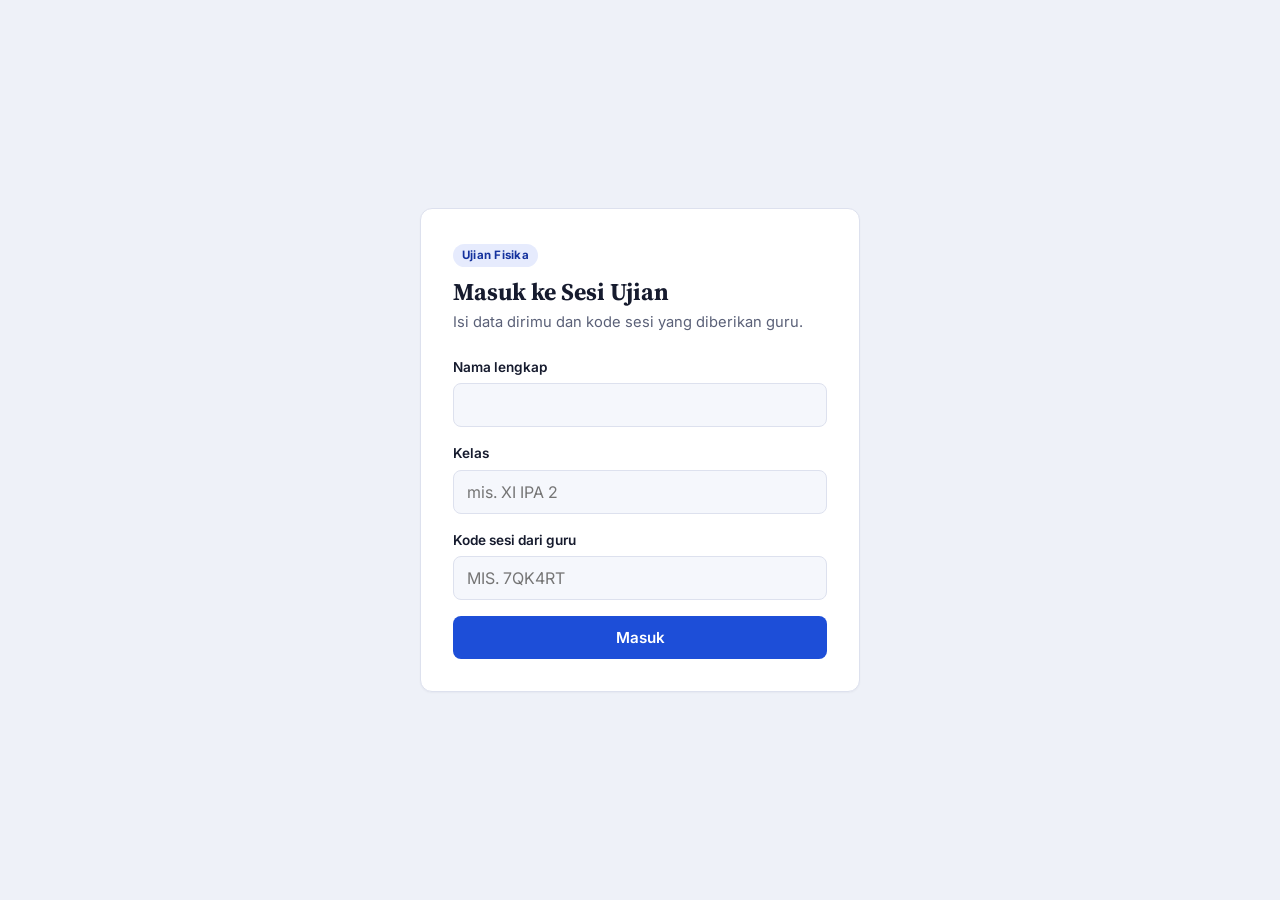
<file: index.html>
<!DOCTYPE html>
<html lang="id">
<head>
<meta charset="UTF-8" />
<meta name="viewport" content="width=device-width, initial-scale=1, maximum-scale=1, user-scalable=no" />
<title>Ulangan Fisika — Masuk Ujian</title>
<link rel="preconnect" href="https://fonts.googleapis.com" />
<link href="https://fonts.googleapis.com/css2?family=Inter:wght@400;500;600;700;800&family=Source+Serif+4:opsz,wght@8..60,400;8..60,600;8..60,700&display=swap" rel="stylesheet" />
<link rel="stylesheet" href="css/style.css" />
</head>
<body>

<!-- ============ 1. LOGIN ============ -->
<section class="screen" id="screen-login">
  <div class="card">
    <span class="badge">Ujian Fisika</span>
    <h1 style="margin-top:10px;">Masuk ke Sesi Ujian</h1>
    <p class="subtitle">Isi data dirimu dan kode sesi yang diberikan guru.</p>

    <div class="error-box" id="login-error" hidden></div>

    <form id="login-form">
      <div class="field">
        <label for="in-name">Nama lengkap</label>
        <input type="text" id="in-name" autocomplete="name" required />
      </div>
      <div class="field">
        <label for="in-class">Kelas</label>
        <input type="text" id="in-class" placeholder="mis. XI IPA 2" required />
      </div>
      <div class="field">
        <label for="in-code">Kode sesi dari guru</label>
        <input type="text" id="in-code" placeholder="mis. 7QK4RT" style="text-transform:uppercase;" required />
      </div>
      <button type="submit" class="btn btn-primary" id="login-submit">Masuk</button>
    </form>
  </div>
</section>

<!-- ============ 2. RULES / START ============ -->
<section class="screen" id="screen-rules" hidden>
  <div class="card">
    <span class="badge badge--warn">Sebelum mulai</span>
    <h1 style="margin-top:10px;">Aturan Ujian</h1>
    <p class="subtitle" id="rules-attempt-info">Bacalah sebelum menekan tombol mulai.</p>

    <ul class="rules-list">
      <li><span class="dot"></span>Ujian akan dibuka dalam mode layar penuh. Jangan keluar dari mode ini sampai selesai.</li>
      <li><span class="dot"></span>Jangan berpindah tab, aplikasi lain (termasuk Alt+Tab), atau meminimalkan jendela.</li>
      <li><span class="dot"></span><strong>Meninggalkan tampilan ujian (keluar layar penuh ATAU pindah tab/aplikasi) diperbolehkan maksimal 1 kali sebagai peringatan.</strong> Kejadian ke-2 langsung menghentikan ujianmu dan mengunci aksesmu — gurumu harus membuka kembali secara manual sebelum kamu bisa mencoba lagi.</li>
      <li><span class="dot"></span>Klik kanan, menyalin teks, dan sebagian pintasan keyboard dinonaktifkan.</li>
      <li><span class="dot"></span>Semua pelanggaran di atas tercatat dan terlihat oleh gurumu secara langsung.</li>
      <li><span class="dot"></span>Ujian terdiri dari 12 soal pilihan ganda dengan batas waktu.</li>
    </ul>

    <button type="button" class="btn btn-primary" id="start-exam-btn">Mulai Ujian (Layar Penuh)</button>

    <div class="disclosure">
      Catatan jujur: Alt+Tab / berpindah aplikasi adalah pintasan level sistem operasi — tidak ada halaman web yang bisa benar-benar mencegahnya, dan tombol Esc selalu bisa keluar dari layar penuh (dikontrol browser, bukan situs ini). Yang dilakukan sistem ini adalah mendeteksi begitu itu terjadi dan menindaklanjuti dengan tegas (peringatan lalu penguncian akses), bukan mencegahnya terjadi sama sekali. Begitu juga, tidak ada situs web yang bisa mencegah screenshot dari perangkat lain (HP, kamera).
    </div>
  </div>
</section>

<!-- ============ 3. EXAM ============ -->
<section id="screen-exam" class="exam-shell" hidden>
  <div class="exam-topbar">
    <div class="who">Peserta: <strong id="who-name">-</strong> <span class="badge" id="attempt-badge" style="margin-left:6px;"></span><br /><span id="exam-title-tag" style="font-size:0.78rem;"></span></div>
    <div class="timer" id="timer">--:--</div>
  </div>
  <div class="exam-main">
    <div class="exam-content">
      <div class="q-progress" id="q-progress"></div>
      <div class="q-card" id="q-card"></div>
    </div>
  </div>
</section>

<div class="violation-toast" id="violation-toast"></div>

<div class="fs-overlay" id="fs-overlay" hidden>
  <div class="box">
    <h2 id="leave-overlay-title">Peringatan</h2>
    <p id="leave-overlay-body"></p>
    <button type="button" class="btn btn-primary" id="fs-resume-btn">Saya Mengerti, Lanjutkan</button>
  </div>
</div>

<!-- ============ 4. RESULT ============ -->
<section class="screen" id="screen-result" hidden>
  <div class="card">
    <span class="badge badge--good">Selesai</span>
    <h1 style="margin-top:10px;">Ujian Terkumpul</h1>
    <p class="subtitle" id="result-name">-</p>

    <div class="notice-box" id="result-auto-note" hidden></div>

    <div class="score-ring"><span id="score-ring-text">-/-</span></div>

    <div class="summary-grid">
      <div class="stat"><div class="n" id="stat-percent">-</div><div class="l">Skor</div></div>
      <div class="stat"><div class="n" id="stat-violations">-</div><div class="l">Pelanggaran tercatat</div></div>
    </div>

    <div id="topic-breakdown"></div>

    <p class="notice-box" id="attempt-result-note" hidden></p>
    <div class="error-box" id="retry-error" hidden></div>
    <button type="button" class="btn btn-secondary btn-block" id="retry-btn" hidden style="margin-bottom:10px;"></button>

    <p class="small-note" style="text-align:center;margin-top:8px;">Hasil telah dikirim ke gurumu. Kamu boleh menutup halaman ini, atau coba lagi kalau tombol di atas tersedia.</p>
  </div>
</section>

<!-- ============ 5. KICKED (2x meninggalkan ujian) ============ -->
<section class="screen" id="screen-kicked" hidden>
  <div class="card">
    <span class="badge badge--danger">Ujian Dihentikan</span>
    <h1 style="margin-top:10px;">Kamu Dikeluarkan dari Ujian</h1>
    <p class="subtitle">Kamu meninggalkan tampilan ujian (layar penuh/tab/aplikasi lain) 2 kali dalam percobaan ini, sehingga ujian dihentikan otomatis.</p>

    <div class="error-box">
      Akses ujianmu sekarang <strong>dikunci</strong>. Kamu tidak bisa masuk lagi sampai gurumu membuka akses tersebut secara manual di Panel Guru — beri tahu gurumu sekarang.
    </div>

    <div class="summary-grid">
      <div class="stat"><div class="n" id="kicked-score">-</div><div class="l">Skor percobaan ini</div></div>
    </div>

    <div class="error-box" id="kicked-error" hidden></div>
    <button type="button" class="btn btn-secondary btn-block" id="kicked-retry-btn">Coba Masuk Lagi</button>
    <p class="small-note" style="text-align:center;margin-top:10px;">Tombol ini hanya berhasil setelah gurumu membuka akses kembali.</p>
  </div>
</section>

<script src="js/config.js"></script>
<script src="js/questions.js"></script>
<script src="js/exam.js"></script>
</body>
</html>
</file>
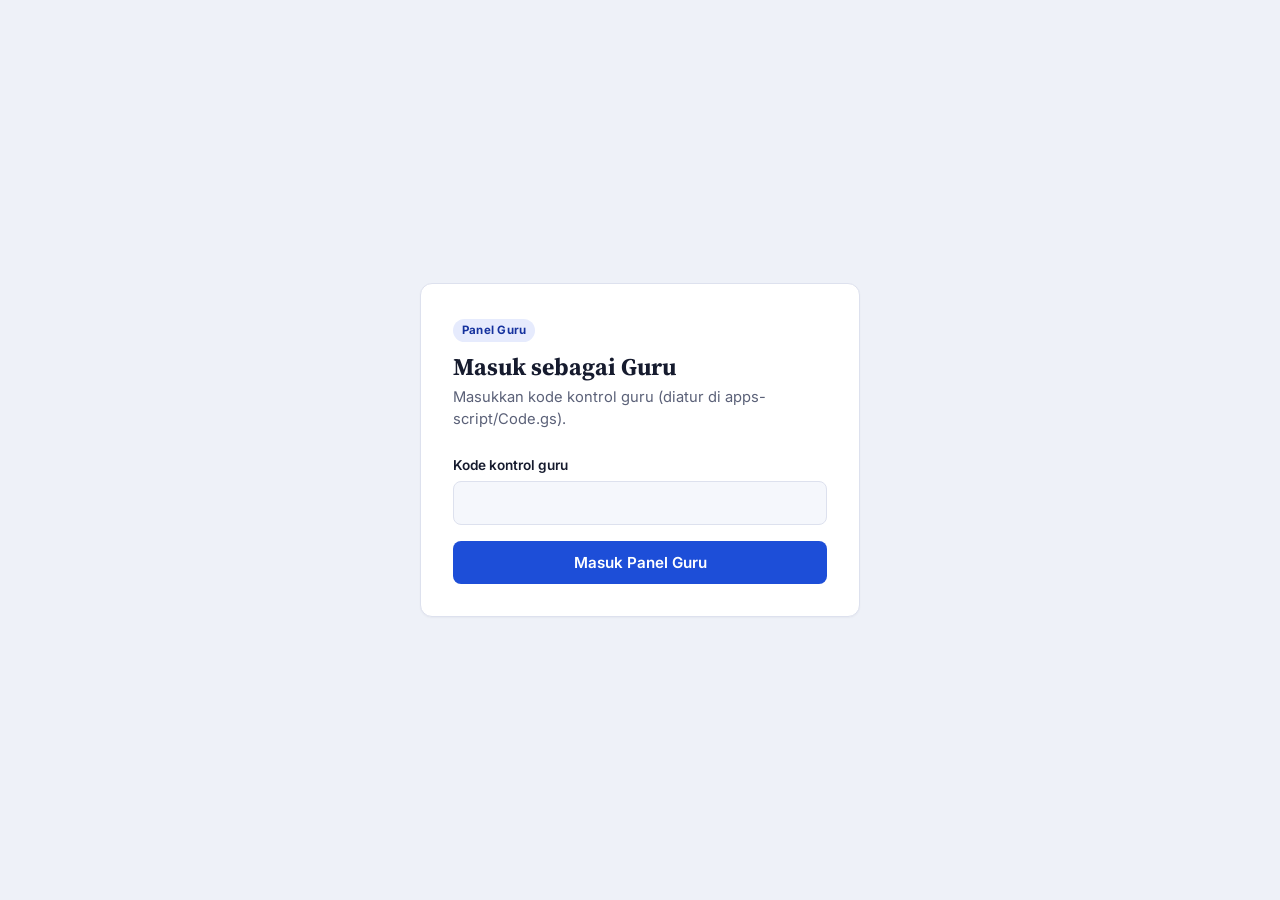
<file: teacher.html>
<!DOCTYPE html>
<html lang="id">
<head>
<meta charset="UTF-8" />
<meta name="viewport" content="width=device-width, initial-scale=1" />
<title>Panel Guru — Ujian Fisika</title>
<link rel="preconnect" href="https://fonts.googleapis.com" />
<link href="https://fonts.googleapis.com/css2?family=Inter:wght@400;500;600;700;800&family=Source+Serif+4:opsz,wght@8..60,400;8..60,600;8..60,700&display=swap" rel="stylesheet" />
<link rel="stylesheet" href="css/style.css" />
</head>
<body>

<!-- ============ LOGIN ============ -->
<section class="screen" id="t-screen-login">
  <div class="card">
    <span class="badge">Panel Guru</span>
    <h1 style="margin-top:10px;">Masuk sebagai Guru</h1>
    <p class="subtitle">Masukkan kode kontrol guru (diatur di apps-script/Code.gs).</p>

    <div class="error-box" id="t-login-error" hidden></div>

    <form id="t-login-form">
      <div class="field">
        <label for="t-in-code">Kode kontrol guru</label>
        <input type="password" id="t-in-code" autocomplete="off" required />
      </div>
      <button type="submit" class="btn btn-primary" id="t-login-submit">Masuk Panel Guru</button>
    </form>
  </div>
</section>

<!-- ============ PANEL ============ -->
<section id="t-screen-panel" hidden>
  <div class="teacher-shell">
    <div class="teacher-header">
      <h1>Panel Guru — Ujian Fisika</h1>
      <button type="button" class="btn btn-secondary" id="t-logout-btn">Keluar</button>
    </div>

    <div class="grid-2">
      <!-- session control -->
      <div>
        <div class="panel" id="panel-no-session">
          <h2>Mulai Sesi Baru</h2>
          <form id="start-session-form">
            <div class="field">
              <label for="start-title">Judul ujian</label>
              <input type="text" id="start-title" value="Ulangan Fisika — Oscillations, Ideal Gases &amp; Thermal Properties" />
            </div>
            <div class="field">
              <label for="start-duration">Durasi ujian (menit)</label>
              <input type="number" id="start-duration" value="25" min="5" max="180" />
            </div>
            <div class="field">
              <label for="start-max-attempts">Maksimal percobaan per siswa</label>
              <input type="number" id="start-max-attempts" value="2" min="1" max="5" />
              <p class="hint">Nilai TERTINGGI di antara semua percobaan siswa yang akan ditampilkan sebagai skor akhirnya.</p>
            </div>
            <button type="submit" class="btn btn-primary" id="start-session-btn">Mulai Sesi Baru</button>
          </form>
        </div>

        <div class="panel" id="panel-active-session" hidden>
          <h2>Sesi Aktif</h2>
          <div class="code-display" id="active-code">------</div>
          <p style="text-align:center;color:var(--muted);font-size:0.85rem;margin:0 0 16px;">
            Bagikan kode ini ke siswa. Judul: <strong id="active-title"></strong> &middot; Durasi: <span id="active-duration"></span> &middot; Maks. percobaan: <span id="active-max-attempts"></span>
          </p>
          <button type="button" class="btn btn-danger btn-block" id="end-session-btn">Akhiri Sesi</button>
        </div>

        <div class="panel">
          <h2>Ringkasan</h2>
          <div class="summary-grid">
            <div class="stat"><div class="n" id="stat-joined">0</div><div class="l">Bergabung</div></div>
            <div class="stat"><div class="n" id="stat-submitted">0</div><div class="l">Selesai</div></div>
            <div class="stat"><div class="n" id="stat-avg">-</div><div class="l">Rata-rata skor</div></div>
          </div>
          <p class="small-note">Data diperbarui otomatis setiap beberapa detik.</p>
        </div>
      </div>

      <!-- roster -->
      <div>
        <div class="panel">
          <h2>Aktivitas Siswa</h2>
          <div style="overflow-x:auto;">
            <table class="roster">
              <thead>
                <tr>
                  <th>Nama</th>
                  <th>Kelas</th>
                  <th>Status</th>
                  <th>Percobaan</th>
                  <th>Pelanggaran</th>
                  <th>Skor tertinggi</th>
                  <th>Terakhir aktif</th>
                  <th>Bergabung</th>
                  <th>Aksi</th>
                </tr>
              </thead>
              <tbody id="roster-body">
                <tr><td colspan="9" class="empty-row">Belum ada sesi aktif.</td></tr>
              </tbody>
            </table>
          </div>
          <p class="small-note">"Pelanggaran" menjumlahkan semua jenis pada percobaan siswa yang sedang/terakhir berjalan — termasuk <strong>leftExam</strong> (keluar layar penuh / pindah tab / Alt+Tab, digabung jadi satu hitungan), upaya menyalin/klik kanan, upaya membuka DevTools, dan tombol Print Screen. Siswa yang meninggalkan tampilan ujian 2 kali otomatis <strong>terkunci</strong> — gunakan tombol "Buka Akses" di kolom Aksi untuk mengizinkannya mencoba lagi. "Skor tertinggi" adalah nilai terbaik di antara seluruh percobaan siswa tersebut. Rincian per siswa tidak dijamin lengkap — lihat README.md untuk batas kemampuan sistem ini.</p>
        </div>
      </div>
    </div>
  </div>
</section>

<script src="js/config.js"></script>
<script src="js/teacher.js"></script>
</body>
</html>
</file>
<file: css/style.css>
/* ============================================================
   Ujian Fisika — stylesheet bersama untuk index.html & teacher.html
   Palet: biru ujian tenang di atas kertas terang, tipografi ganda
   (Source Serif untuk soal, Inter untuk chrome UI).
   ============================================================ */

:root {
  --bg: #eef1f8;
  --panel: #ffffff;
  --panel-2: #f5f7fc;
  --ink: #161b2e;
  --muted: #5b6178;
  --border: #dde1ee;
  --accent: #1d4ed8;
  --accent-dark: #15329e;
  --accent-soft: #e6ebfd;
  --danger: #b3261e;
  --danger-soft: #fbe9e7;
  --warn: #8a5a00;
  --warn-soft: #fff2d9;
  --good: #146c43;
  --good-soft: #e3f5ea;
  --radius: 12px;
  --font-ui: 'Inter', system-ui, -apple-system, 'Segoe UI', sans-serif;
  --font-serif: 'Source Serif 4', Georgia, 'Times New Roman', serif;
}

* { box-sizing: border-box; }

html, body {
  margin: 0;
  padding: 0;
  background: var(--bg);
  color: var(--ink);
  font-family: var(--font-ui);
  -webkit-font-smoothing: antialiased;
}

body {
  min-height: 100vh;
  line-height: 1.5;
}

[hidden] { display: none !important; }

img { max-width: 100%; }

button {
  font-family: inherit;
  cursor: pointer;
}

input, select, textarea {
  font-family: inherit;
  font-size: 1rem;
}

a { color: var(--accent); }

/* ---------- layout shells ---------- */

.screen {
  min-height: 100vh;
  display: flex;
  align-items: center;
  justify-content: center;
  padding: 24px 16px;
}

.card {
  background: var(--panel);
  border: 1px solid var(--border);
  border-radius: var(--radius);
  box-shadow: 0 1px 2px rgba(22, 27, 46, 0.04);
  padding: 32px;
  width: 100%;
  max-width: 440px;
}

.card--wide { max-width: 720px; }

.card h1 {
  font-family: var(--font-serif);
  font-size: 1.5rem;
  margin: 0 0 4px;
  line-height: 1.25;
}

.card .subtitle {
  color: var(--muted);
  font-size: 0.92rem;
  margin: 0 0 24px;
}

.field {
  margin-bottom: 16px;
}

.field label {
  display: block;
  font-size: 0.85rem;
  font-weight: 600;
  margin-bottom: 6px;
  color: var(--ink);
}

.field input,
.field select {
  width: 100%;
  padding: 11px 13px;
  border: 1px solid var(--border);
  border-radius: 8px;
  background: var(--panel-2);
  color: var(--ink);
}

.field input:focus,
.field select:focus {
  outline: 2px solid var(--accent);
  outline-offset: 1px;
  background: var(--panel);
}

.field .hint {
  font-size: 0.8rem;
  color: var(--muted);
  margin-top: 5px;
}

.btn {
  display: inline-flex;
  align-items: center;
  justify-content: center;
  gap: 8px;
  border: none;
  border-radius: 8px;
  padding: 12px 20px;
  font-size: 0.95rem;
  font-weight: 600;
  transition: background 0.15s ease, transform 0.05s ease;
}

.btn:active { transform: translateY(1px); }

.btn-primary {
  background: var(--accent);
  color: #fff;
  width: 100%;
}
.btn-primary:hover { background: var(--accent-dark); }
.btn-primary:disabled { background: #a9b3cf; cursor: not-allowed; }

.btn-secondary {
  background: var(--panel-2);
  color: var(--ink);
  border: 1px solid var(--border);
}
.btn-secondary:hover { background: var(--accent-soft); }

.btn-danger {
  background: var(--danger);
  color: #fff;
}
.btn-danger:hover { background: #8f1e18; }

.btn-block { width: 100%; }

.error-box {
  background: var(--danger-soft);
  color: var(--danger);
  border: 1px solid #f2c4c0;
  border-radius: 8px;
  padding: 10px 12px;
  font-size: 0.87rem;
  margin-bottom: 16px;
}

.notice-box {
  background: var(--accent-soft);
  border: 1px solid #c9d5fb;
  border-radius: 8px;
  padding: 12px 14px;
  font-size: 0.87rem;
  color: var(--accent-dark);
  margin-bottom: 16px;
}

.badge {
  display: inline-block;
  font-size: 0.72rem;
  font-weight: 700;
  letter-spacing: 0.02em;
  padding: 3px 9px;
  border-radius: 999px;
  background: var(--accent-soft);
  color: var(--accent-dark);
}
.badge--warn { background: var(--warn-soft); color: var(--warn); }
.badge--danger { background: var(--danger-soft); color: var(--danger); }
.badge--good { background: var(--good-soft); color: var(--good); }

/* ---------- rules screen ---------- */

.rules-list {
  list-style: none;
  padding: 0;
  margin: 0 0 24px;
  display: flex;
  flex-direction: column;
  gap: 10px;
}

.rules-list li {
  display: flex;
  gap: 10px;
  font-size: 0.9rem;
  color: var(--ink);
  align-items: flex-start;
}

.rules-list li .dot {
  flex: none;
  width: 6px;
  height: 6px;
  border-radius: 50%;
  background: var(--accent);
  margin-top: 7px;
}

.disclosure {
  border-top: 1px dashed var(--border);
  margin-top: 20px;
  padding-top: 16px;
  font-size: 0.8rem;
  color: var(--muted);
}

/* ---------- exam top bar ---------- */

.exam-shell {
  min-height: 100vh;
  display: flex;
  flex-direction: column;
  filter: none;
  transition: filter 0.15s ease;
}

.exam-shell.is-blurred {
  filter: blur(14px) brightness(0.7);
  pointer-events: none;
}

.exam-topbar {
  position: sticky;
  top: 0;
  z-index: 5;
  background: var(--panel);
  border-bottom: 1px solid var(--border);
  padding: 10px 18px;
  display: flex;
  align-items: center;
  justify-content: space-between;
  gap: 12px;
  flex-wrap: wrap;
}

.exam-topbar .who {
  font-size: 0.85rem;
  color: var(--muted);
}
.exam-topbar .who strong { color: var(--ink); }

.timer {
  font-family: var(--font-ui);
  font-variant-numeric: tabular-nums;
  font-weight: 700;
  font-size: 1.05rem;
  padding: 6px 12px;
  border-radius: 8px;
  background: var(--panel-2);
  border: 1px solid var(--border);
}
.timer.timer--low {
  background: var(--danger-soft);
  color: var(--danger);
  border-color: #f2c4c0;
}

.exam-main {
  flex: 1;
  display: flex;
  justify-content: center;
  padding: 28px 16px 90px;
}

.exam-content {
  width: 100%;
  max-width: 760px;
}

.q-progress {
  display: flex;
  flex-wrap: wrap;
  gap: 6px;
  margin-bottom: 22px;
}

.q-dot {
  width: 30px;
  height: 30px;
  border-radius: 7px;
  border: 1px solid var(--border);
  background: var(--panel);
  font-size: 0.78rem;
  font-weight: 600;
  color: var(--muted);
  display: flex;
  align-items: center;
  justify-content: center;
  cursor: pointer;
}
.q-dot.answered { background: var(--accent-soft); border-color: #c9d5fb; color: var(--accent-dark); }
.q-dot.current { border-color: var(--accent); box-shadow: 0 0 0 2px var(--accent-soft); color: var(--accent-dark); }

.q-card {
  background: var(--panel);
  border: 1px solid var(--border);
  border-radius: var(--radius);
  padding: 28px;
}

.q-topic {
  font-size: 0.72rem;
  font-weight: 700;
  letter-spacing: 0.02em;
  color: var(--accent);
  margin-bottom: 8px;
}

.q-text {
  font-family: var(--font-serif);
  font-size: 1.14rem;
  line-height: 1.55;
  margin: 0 0 22px;
}

.q-text sup, .q-text sub { font-size: 0.72em; }

.options {
  display: flex;
  flex-direction: column;
  gap: 10px;
  margin-bottom: 26px;
}

.option {
  display: flex;
  align-items: flex-start;
  gap: 12px;
  border: 1px solid var(--border);
  border-radius: 9px;
  padding: 12px 14px;
  cursor: pointer;
  background: var(--panel-2);
}

.option:hover { border-color: #c9d5fb; }

.option.selected {
  border-color: var(--accent);
  background: var(--accent-soft);
}

.option input {
  margin-top: 3px;
  accent-color: var(--accent);
}

.option .opt-label {
  font-weight: 700;
  color: var(--muted);
  flex: none;
  width: 18px;
}
.option.selected .opt-label { color: var(--accent-dark); }

.option .opt-text { font-size: 0.98rem; }

.q-nav {
  display: flex;
  justify-content: space-between;
  gap: 10px;
}

.q-nav .btn { min-width: 110px; }

/* ---------- violation toast ---------- */

.violation-toast {
  position: fixed;
  top: 14px;
  left: 50%;
  transform: translateX(-50%) translateY(-8px);
  background: var(--danger);
  color: #fff;
  padding: 11px 18px;
  border-radius: 9px;
  font-size: 0.88rem;
  font-weight: 600;
  box-shadow: 0 6px 18px rgba(179, 38, 30, 0.28);
  z-index: 50;
  opacity: 0;
  transition: opacity 0.2s ease, transform 0.2s ease;
  max-width: 90vw;
  text-align: center;
}
.violation-toast.show {
  opacity: 1;
  transform: translateX(-50%) translateY(0);
}

.fs-overlay {
  position: fixed;
  inset: 0;
  background: rgba(22, 27, 46, 0.92);
  color: #fff;
  z-index: 60;
  display: flex;
  align-items: center;
  justify-content: center;
  text-align: center;
  padding: 24px;
}
.fs-overlay .box { max-width: 420px; }
.fs-overlay h2 { font-family: var(--font-serif); margin-top: 0; }
.fs-overlay .btn { margin-top: 16px; }

/* ---------- result screen ---------- */

.score-ring {
  width: 128px;
  height: 128px;
  border-radius: 50%;
  border: 10px solid var(--accent-soft);
  border-top-color: var(--accent);
  display: flex;
  align-items: center;
  justify-content: center;
  margin: 0 auto 20px;
  font-family: var(--font-serif);
  font-size: 1.6rem;
  font-weight: 700;
}

.summary-grid {
  display: grid;
  grid-template-columns: 1fr 1fr;
  gap: 10px;
  margin: 18px 0;
}
.summary-grid .stat {
  background: var(--panel-2);
  border: 1px solid var(--border);
  border-radius: 8px;
  padding: 12px;
  text-align: center;
}
.summary-grid .stat .n { font-size: 1.3rem; font-weight: 700; font-family: var(--font-serif); }
.summary-grid .stat .l { font-size: 0.75rem; color: var(--muted); margin-top: 2px; }

/* ---------- teacher panel ---------- */

.teacher-shell {
  max-width: 1080px;
  margin: 0 auto;
  padding: 28px 18px 60px;
}

.teacher-header {
  display: flex;
  align-items: baseline;
  justify-content: space-between;
  flex-wrap: wrap;
  gap: 10px;
  margin-bottom: 22px;
}

.teacher-header h1 {
  font-family: var(--font-serif);
  font-size: 1.5rem;
  margin: 0;
}

.grid-2 {
  display: grid;
  grid-template-columns: 1fr 1fr;
  gap: 18px;
}

@media (max-width: 800px) {
  .grid-2 { grid-template-columns: 1fr; }
}

.panel {
  background: var(--panel);
  border: 1px solid var(--border);
  border-radius: var(--radius);
  padding: 22px;
  margin-bottom: 18px;
}

.panel h2 {
  font-family: var(--font-serif);
  font-size: 1.08rem;
  margin: 0 0 14px;
}

.code-display {
  font-family: var(--font-ui);
  font-weight: 800;
  font-size: 2.6rem;
  letter-spacing: 0.12em;
  color: var(--accent-dark);
  background: var(--accent-soft);
  border-radius: 10px;
  padding: 18px;
  text-align: center;
  margin-bottom: 12px;
}

table.roster {
  width: 100%;
  border-collapse: collapse;
  font-size: 0.88rem;
}
table.roster th, table.roster td {
  text-align: left;
  padding: 9px 10px;
  border-bottom: 1px solid var(--border);
}
table.roster th {
  color: var(--muted);
  font-weight: 600;
  font-size: 0.76rem;
  text-transform: uppercase;
  letter-spacing: 0.03em;
}
table.roster tr:last-child td { border-bottom: none; }

.status-pill {
  display: inline-block;
  font-size: 0.74rem;
  font-weight: 700;
  padding: 3px 9px;
  border-radius: 999px;
}
.status-pill.s-active { background: var(--good-soft); color: var(--good); }
.status-pill.s-submitted { background: var(--accent-soft); color: var(--accent-dark); }
.status-pill.s-away { background: var(--warn-soft); color: var(--warn); }
.status-pill.s-auto { background: var(--danger-soft); color: var(--danger); }
.status-pill.s-danger-strong { background: var(--danger); color: #fff; }

.viol-count {
  font-variant-numeric: tabular-nums;
  font-weight: 700;
}
.viol-count.zero { color: var(--muted); font-weight: 500; }
.viol-count.some { color: var(--warn); }
.viol-count.many { color: var(--danger); }

.empty-row {
  color: var(--muted);
  text-align: center;
  padding: 24px;
  font-size: 0.88rem;
}

.toolbar {
  display: flex;
  gap: 10px;
  flex-wrap: wrap;
  margin-bottom: 14px;
}

.small-note {
  font-size: 0.78rem;
  color: var(--muted);
  margin-top: 10px;
}

@media (max-width: 520px) {
  .card { padding: 24px 18px; }
  .q-card { padding: 20px; }
  .code-display { font-size: 2rem; }
}
</file>
